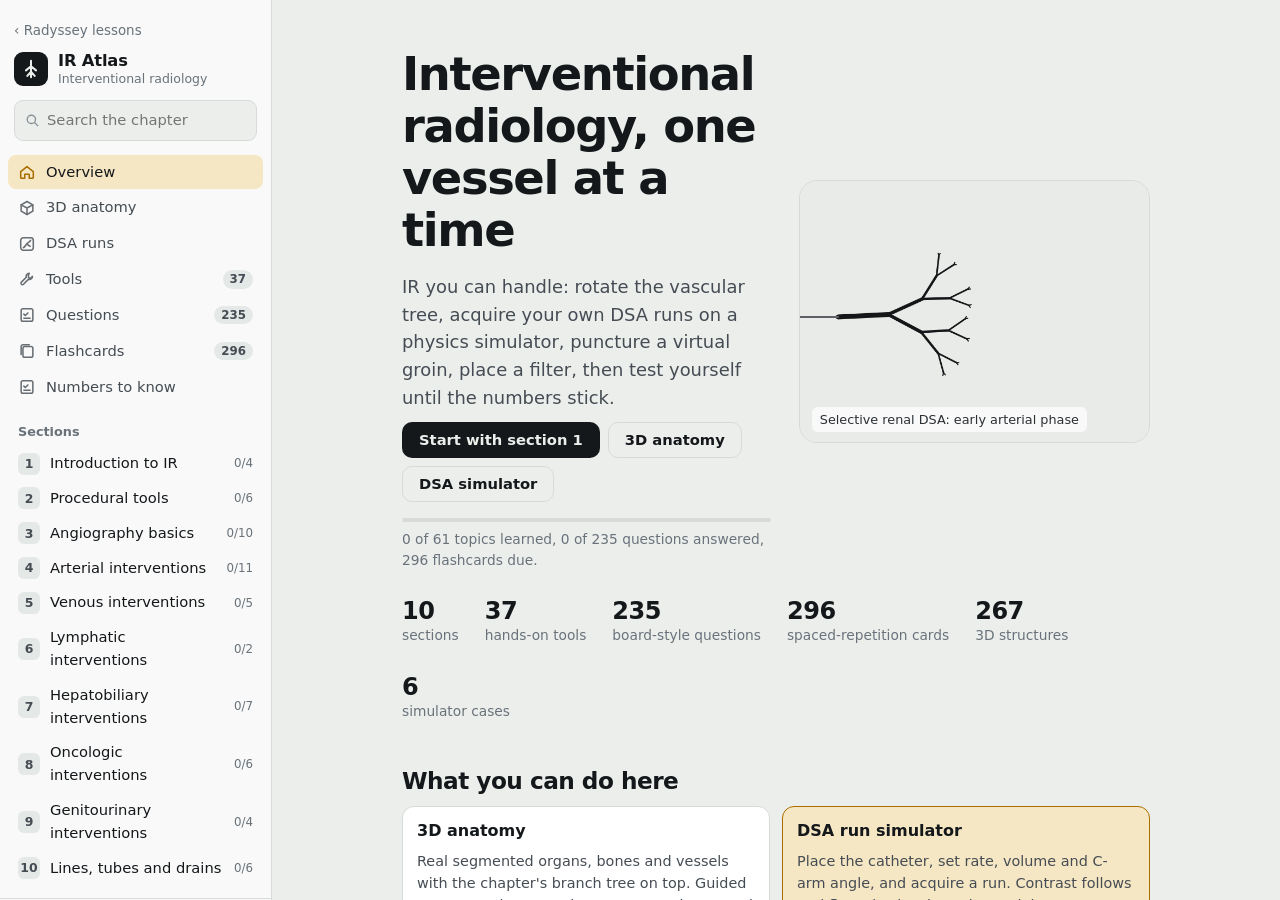
<file: site/interventional-radiology/index.html>
<!doctype html>
<html lang="en">
<head>
<meta charset="utf-8">
<meta name="viewport" content="width=device-width, initial-scale=1">
<title>Interventional radiology: an interactive atlas – Radyssey</title>
<meta name="theme-color" content="#eceeec">
<meta name="description" content="An interactive atlas of interventional radiology: 3D vascular anatomy, a DSA run simulator, 37 hands-on tools, 235 board-style questions and spaced-repetition flashcards.">
<meta property="og:title" content="Interventional radiology: an interactive atlas">
<meta property="og:description" content="3D vascular anatomy, a DSA run simulator, 37 hands-on tools, 235 board-style questions and spaced-repetition flashcards.">
<meta property="og:image" content="https://www.radyssey.com/lessons/interventional-radiology/card.png">
<meta property="og:type" content="website">
<link rel="stylesheet" href="css/style.css?v=14">
<link rel="icon" href="../favicon.svg">
</head>
<body>
<button id="burger" aria-label="Menu">☰</button>
<nav id="nav"></nav>
<main id="main"><p style="padding:40px">Loading…</p></main>
<script src="lib/three.min.js"></script>
<script src="lib/OrbitControls.js"></script>
<script src="js/content.js?v=14"></script>
<script src="js/qbank.js?v=14"></script>
<script src="js/sutton.js?v=14"></script>
<!--private: the study build inserts js/dsa_figs.js and js/private.js here-->
<script src="js/study.js?v=14"></script>
<script src="js/widgets1.js?v=14"></script>
<script src="js/widgets2.js?v=14"></script>
<script src="js/anatomy_meshes.js?v=14"></script>
<script src="js/anatomy3d.js?v=14"></script>
<script src="js/dsa_sim.js?v=14"></script>
<script src="js/dsa.js?v=14"></script>
<script src="js/app.js?v=14"></script>
</body>
</html>
</file>
<file: site/interventional-radiology/css/style.css>
/* IR Atlas design system.
   Light = "DSA film": pale cool field, contrast-black ink. Dark = "fluoro room".
   One accent: beam-on amber. System font (SF Pro / Segoe UI Variable). Glass only on controls that float over the 3D monitor. */
:root{
  --field:#eceeec; --surface:#f8f9f8; --raised:#ffffff; --ink:#15181b; --ink2:#454c53; --muted:#69727a; --line:#d6dbd9; --line2:#e4e8e6;
  --amber:#a86f00; --amber-fill:#f2b632; --amber-wash:#f6e7c4;
  --art:#c23441; --vein:#2e68b8; --portal:#7451c9; --lymph:#b48a12; --nerve:#b5a41f; --bone:#d9cfbd;
  --good:#1f8a4c; --bad:#c42b2b; --warn:#a86a00;
  --monitor:#0f1316; --monitor2:#171d21; --svgbg:#f1f3f2;
  --font:-apple-system,BlinkMacSystemFont,"SF Pro Text","Segoe UI Variable Text","Segoe UI",system-ui,Roboto,"Helvetica Neue",sans-serif;
  --font-d:-apple-system,BlinkMacSystemFont,"SF Pro Display","Segoe UI Variable Display","Segoe UI",system-ui,sans-serif;
  --r1:8px; --r2:12px; --r3:18px;
  --glass:rgba(250,251,250,.72); --glass-line:rgba(255,255,255,.55); --shadow:0 1px 1px rgba(20,24,27,.04),0 8px 28px rgba(20,24,27,.07);
  color-scheme:light;
}
@media (prefers-color-scheme: dark){ :root:not([data-theme="light"]){
  --field:#101416; --surface:#151a1d; --raised:#1b2125; --ink:#e8ecea; --ink2:#c2c9cc; --muted:#939da2; --line:#2a3236; --line2:#222a2e;
  --amber:#f2b632; --amber-fill:#f2b632; --amber-wash:#3a2f17; --art:#ef5a65; --vein:#5b93e6; --portal:#9a7cf0; --lymph:#e0b23a;
  --good:#4cc77d; --bad:#ff6b6b; --warn:#f2b632; --svgbg:#12171a; --bone:#8f8676;
  --glass:rgba(24,30,34,.72); --glass-line:rgba(255,255,255,.08); --shadow:0 1px 1px rgba(0,0,0,.3),0 10px 30px rgba(0,0,0,.35); color-scheme:dark;
}}
:root[data-theme="dark"]{
  --field:#101416; --surface:#151a1d; --raised:#1b2125; --ink:#e8ecea; --ink2:#c2c9cc; --muted:#939da2; --line:#2a3236; --line2:#222a2e;
  --amber:#f2b632; --amber-fill:#f2b632; --amber-wash:#3a2f17; --art:#ef5a65; --vein:#5b93e6; --portal:#9a7cf0; --lymph:#e0b23a;
  --good:#4cc77d; --bad:#ff6b6b; --warn:#f2b632; --svgbg:#12171a; --bone:#8f8676;
  --glass:rgba(24,30,34,.72); --glass-line:rgba(255,255,255,.08); --shadow:0 1px 1px rgba(0,0,0,.3),0 10px 30px rgba(0,0,0,.35); color-scheme:dark;
}
*{box-sizing:border-box}
html,body{margin:0;height:100%}
body{background:var(--field);color:var(--ink);font:16px/1.55 var(--font);-webkit-font-smoothing:antialiased;display:grid;grid-template-columns:272px 1fr;overflow:hidden;font-variant-numeric:tabular-nums}
a{color:var(--amber);text-decoration:none} a:hover{text-decoration:underline;text-underline-offset:2px}
:focus-visible{outline:2px solid var(--amber-fill);outline-offset:2px;border-radius:6px}
h1,h2,h3{font-family:var(--font-d);letter-spacing:-.022em;line-height:1.12;font-weight:700}
h1{font-size:2.35rem;margin:.1em 0 .35em} h2{font-size:1.45rem;margin:2em 0 .5em} h3{font-size:1.1rem;margin:.4em 0} h4{font-size:.98rem;margin:1.3em 0 .35em;font-weight:600} h5{margin:.4em 0;font-size:1rem;font-weight:600}
p{margin:.55em 0} .muted{color:var(--muted)} .small{font-size:.86rem} .good{color:var(--good);font-weight:600} .badtxt{color:var(--bad);font-weight:600} .warn{color:var(--warn)}
mark{background:var(--amber-wash);color:inherit;border-radius:3px;padding:0 2px}
@media (prefers-reduced-motion: reduce){ *{animation:none!important;transition:none!important;scroll-behavior:auto!important} }

/* ---------- sidebar ---------- */
#nav{background:var(--surface);border-right:1px solid var(--line);height:100vh;overflow:auto;display:flex;flex-direction:column}
.navtop{padding:18px 14px 10px;position:sticky;top:0;background:var(--surface);z-index:2}
.brand{display:flex;gap:10px;align-items:center;color:var(--ink);font:700 1.02rem/1.15 var(--font-d);letter-spacing:-.01em;margin-bottom:14px}
.brand:hover{text-decoration:none} .brand small{display:block;font:500 .78rem var(--font);color:var(--muted);letter-spacing:0}
.logo{width:34px;height:34px;border-radius:9px;background:var(--ink);display:grid;place-items:center;flex:none}
.logo svg{width:22px;height:22px;stroke:var(--field);stroke-width:2.2;fill:none;stroke-linecap:round}
#q{width:100%;padding:8px 11px 8px 32px;border-radius:9px;border:1px solid var(--line);background:var(--field) url("data:image/svg+xml,%3Csvg xmlns='http://www.w3.org/2000/svg' viewBox='0 0 20 20' fill='none' stroke='%23879096' stroke-width='1.8'%3E%3Ccircle cx='8.5' cy='8.5' r='5.5'/%3E%3Cpath d='m13 13 4.5 4.5'/%3E%3C/svg%3E") 10px 50%/15px no-repeat;color:var(--ink);font:inherit;font-size:.92rem}
.navlinks{padding:4px 8px 10px;display:flex;flex-direction:column;gap:1px}
.navlinks a,.ns a{display:flex;align-items:center;gap:10px;padding:6px 10px;border-radius:8px;color:var(--ink2);font-size:.92rem;font-weight:500}
.navlinks a svg{width:18px;height:18px;flex:none;stroke:currentColor;fill:none;stroke-width:1.7;stroke-linecap:round;stroke-linejoin:round;opacity:.8}
.navlinks a:hover,.ns a:hover{background:var(--line2);text-decoration:none} .navlinks a.on,.ns a.on{background:var(--amber-wash);color:var(--ink)}
.navlinks a.on svg{opacity:1;stroke:var(--amber)}
.badge{margin-left:auto;background:var(--line2);color:var(--ink2);border-radius:99px;padding:0 7px;font-size:.74rem;font-weight:600}
.navhead{padding:8px 18px 4px;font-size:.8rem;color:var(--muted);font-weight:600}
.navsecs{padding:0 8px 12px;flex:1}
.ns summary{list-style:none;display:flex;align-items:center;gap:10px;padding:6px 10px;border-radius:8px;cursor:pointer;font-weight:500;font-size:.92rem;color:var(--ink)}
.ns summary::-webkit-details-marker{display:none} .ns summary:hover{background:var(--line2)}
.num{display:inline-grid;place-items:center;min-width:22px;height:22px;border-radius:6px;background:var(--line2);color:var(--ink2);font-weight:650;font-size:.78rem;flex:none}
.ns[open] summary .num,.seccard:hover .num{background:var(--ink);color:var(--field)}
.ns .nt{flex:1} .np{font-size:.74rem;color:var(--muted);font-weight:500}
.ns a{padding-left:42px;font-size:.86rem;color:var(--muted);font-weight:450}
.ns a .tick{color:var(--good);margin-left:-14px;width:14px}
.navfoot{padding:12px 16px;border-top:1px solid var(--line);display:flex;justify-content:space-between;align-items:center;font-size:.78rem;color:var(--muted)}
#burger{display:none}

/* ---------- main column ---------- */
#main{height:100vh;overflow:auto;scroll-behavior:smooth}
.page{max-width:820px;margin:0 auto;padding:40px 36px 96px}
.lead{font-size:1.12rem;color:var(--ink2);max-width:60ch}
.row{display:flex;gap:8px;align-items:center;flex-wrap:wrap;margin:10px 0} .sp{flex:1}
.btn{display:inline-flex;align-items:center;justify-content:center;gap:6px;min-height:36px;padding:7px 16px;border-radius:10px;border:1px solid transparent;background:var(--ink);color:var(--field);font:600 .92rem var(--font);cursor:pointer;text-decoration:none!important;transition:transform .08s,background .15s}
.btn:active{transform:scale(.98)} .btn:hover{filter:brightness(1.12)}
.btn.ghost{background:transparent;color:var(--ink);border-color:var(--line)} .btn.ghost:hover{background:var(--line2);filter:none}
.btn.sm{min-height:30px;padding:4px 11px;font-size:.84rem;border-radius:8px} .btn:disabled{opacity:.4;cursor:default}
.btn.on{border-color:var(--amber-fill);background:var(--amber-wash);color:var(--ink)}
.btn.ok{background:var(--good)!important;color:#fff!important;border-color:var(--good)} .btn.bad{background:var(--bad)!important;color:#fff!important;border-color:var(--bad)}
.linkbtn{background:none;border:0;color:var(--amber);cursor:pointer;font:inherit;padding:0}
.chip{display:inline-block;padding:3px 10px;border-radius:99px;border:1px solid var(--line);background:var(--raised);color:var(--ink);font-size:.84rem;margin:2px;cursor:pointer}
.tag{display:inline-block;padding:1px 8px;border-radius:6px;background:var(--line2);font-size:.75rem;font-weight:600;color:var(--ink2)}
.tag.art{color:var(--art)} .tag.vein{color:var(--vein)} .tag.portal{color:var(--portal)} .tag.lymph{color:var(--lymph)} .tag.warn{color:var(--warn)}
.panel{background:var(--raised);border:1px solid var(--line);border-radius:var(--r2);padding:18px 20px;margin:14px 0}
select,input[type=number],input[type=text],input[type=search],input:not([type]){background:var(--raised);color:var(--ink);border:1px solid var(--line);border-radius:8px;padding:6px 9px;font:inherit;font-size:.92rem;max-width:100%}
input[type=range]{accent-color:var(--amber-fill)} input[type=checkbox],input[type=radio]{accent-color:var(--ink)}
label{font-size:.9rem} .lbl{display:block;font-size:.82rem;color:var(--muted);margin-top:8px}
.chk{display:flex;align-items:center;gap:7px;cursor:pointer;margin:4px 0}

/* ---------- home ---------- */
.home .hero{display:grid;grid-template-columns:1.05fr 1fr;gap:28px;align-items:center;margin:4px 0 8px}
.home h1{font-size:2.9rem;letter-spacing:-.03em}
.herorun{background:#e9ebe9;border-radius:var(--r3);overflow:hidden;position:relative;aspect-ratio:4/3;border:1px solid var(--line)}
.herorun canvas{width:100%;height:100%;display:block}
.herorun figcaption{position:absolute;left:12px;bottom:10px;font-size:.8rem;color:#2b3035;background:rgba(255,255,255,.7);padding:3px 8px;border-radius:6px}
.stats{display:flex;gap:26px;margin:18px 0 6px;flex-wrap:wrap} .stats div{font-size:.86rem;color:var(--muted)} .stats b{display:block;font:700 1.5rem var(--font-d);color:var(--ink);letter-spacing:-.02em}
.progressline{height:4px;background:var(--line);border-radius:4px;overflow:hidden;margin:16px 0 4px;max-width:420px} .progressline i{display:block;height:100%;background:var(--amber-fill)}
.secgrid{display:grid;grid-template-columns:repeat(2,1fr);gap:0;border-top:1px solid var(--line)}
.seccard{display:grid;grid-template-columns:30px 1fr auto;gap:4px 12px;align-items:baseline;padding:14px 6px;border-bottom:1px solid var(--line);color:var(--ink)}
.seccard:nth-child(odd){border-right:1px solid var(--line);padding-right:16px} .seccard:nth-child(even){padding-left:16px}
.seccard:hover{text-decoration:none;background:var(--surface)} .seccard h3{margin:0;font-size:1.02rem} .seccard p{grid-column:2/4;margin:0;color:var(--muted);font-size:.86rem}
.seccard .meta{font-size:.78rem;color:var(--muted);white-space:nowrap} .seccard .pbar{grid-column:2/4;height:3px;background:var(--line2);border-radius:3px;overflow:hidden;margin-top:6px} .seccard .pbar i{display:block;height:100%;background:var(--amber-fill)}
.plan{counter-reset:p;display:grid;gap:0;border-top:1px solid var(--line)}
.plan>div{padding:12px 0 12px 40px;border-bottom:1px solid var(--line);position:relative;color:var(--ink2)} .plan>div::before{counter-increment:p;content:counter(p);position:absolute;left:4px;top:12px;width:22px;height:22px;border-radius:50%;border:1.5px solid var(--ink);display:grid;place-items:center;font-size:.78rem;font-weight:700;color:var(--ink)}
.plan b{color:var(--ink)}

/* ---------- lesson ---------- */
.lhead{display:flex;gap:16px;align-items:flex-start;padding-bottom:6px}
.lhead .num{min-width:46px;height:46px;font-size:1.3rem;border-radius:12px;background:var(--ink);color:var(--field);margin-top:6px}
.lmeta{color:var(--muted);font-size:.9rem;margin:0}
.toc{position:sticky;top:0;z-index:5;background:color-mix(in srgb,var(--field) 86%,transparent);backdrop-filter:saturate(1.6) blur(14px);-webkit-backdrop-filter:saturate(1.6) blur(14px);display:flex;gap:4px;overflow-x:auto;padding:10px 0;margin:8px 0 6px;border-bottom:1px solid var(--line);scrollbar-width:none}
.toc a{flex:none;font-size:.82rem;padding:4px 10px;border-radius:99px;color:var(--ink2);white-space:nowrap} .toc a:hover{background:var(--line2);text-decoration:none}
.topic{padding:6px 0 22px;border-bottom:1px solid var(--line);scroll-margin-top:60px}
.th{display:flex;align-items:baseline;gap:10px} .th h2{flex:1;margin:1.3em 0 .3em}
.pg{border:1px solid var(--line);background:var(--raised);color:var(--ink2);border-radius:8px;padding:3px 10px;cursor:pointer;font:500 .8rem var(--font);white-space:nowrap}
.pg:hover{border-color:var(--ink)}
.tb ul{padding-left:1.15em} .tb li{margin:.3em 0} .tb li::marker{color:var(--muted)} .tb ul.cols{columns:2;column-gap:28px} .tb ul.cols li{break-inside:avoid}
.learned{display:inline-flex;gap:8px;align-items:center;margin-top:14px;padding:6px 12px;border-radius:99px;border:1px solid var(--line);color:var(--ink2);cursor:pointer;font-size:.86rem}
.learned:has(input:checked){background:var(--amber-wash);border-color:var(--amber-fill);color:var(--ink)}
.pearl{background:var(--amber-wash);border-radius:var(--r1);padding:10px 14px;margin:12px 0}
.v3d{color:var(--art);text-decoration:underline;text-decoration-style:dotted;text-underline-offset:3px;cursor:pointer;font-weight:550}
table.t{width:100%;border-collapse:collapse;margin:12px 0;font-size:.9rem} .t th,.t td{border-bottom:1px solid var(--line);padding:8px 10px 8px 0;vertical-align:top;text-align:left} .t th{font-weight:600;color:var(--ink2);border-bottom:1.5px solid var(--ink)}
.sutton details{border-bottom:1px solid var(--line);padding:9px 0} .sutton summary{cursor:pointer;font-weight:500}
.pn{display:flex;justify-content:space-between;gap:10px;margin-top:28px}
blockquote{margin:10px 0;padding:6px 0 6px 14px;border-left:2px solid var(--amber-fill);font-size:.9rem;color:var(--ink2)}

/* ---------- instruments (widgets) ---------- */
.widget{margin:16px 0}
.wcard{border:1px solid var(--line);border-radius:var(--r2);background:var(--raised);overflow:hidden}
.whead{display:flex;gap:10px;align-items:center;padding:10px 14px;font-weight:600;font-size:.95rem;border-bottom:1px solid var(--line2)}
.wtag{width:8px;height:8px;border-radius:50%;background:var(--amber-fill);font-size:0;flex:none;box-shadow:0 0 0 3px var(--amber-wash)}
.whint{padding:7px 14px;font-size:.84rem;color:var(--muted);border-bottom:1px solid var(--line2)}
.wbody{padding:12px 14px 14px}
.wbody svg{width:100%;height:auto;background:var(--svgbg);border-radius:10px;display:block;max-height:440px}
.wbody svg text{fill:var(--ink);font:12px var(--font)} .wbody svg text.muted{fill:var(--muted)} .wbody svg text.good{fill:var(--good)} .wbody svg text.badtxt{fill:var(--bad)}
.grid3{display:grid;grid-template-columns:repeat(3,1fr);gap:10px;margin-bottom:8px} .grid3 label,.grid2 label{display:flex;flex-direction:column;gap:3px} .grid2{display:grid;grid-template-columns:1fr 1fr;gap:10px}
.verdict{padding:9px 12px;border-radius:9px;background:var(--surface);border:1px solid var(--line);margin-top:10px;font-size:.92rem;border-left-width:3px}
.verdict.ok{border-left-color:var(--good)} .verdict.bad{border-left-color:var(--bad)} .verdict.warn{border-left-color:var(--amber-fill)} .verdict.muted{opacity:.8}
.kv{display:grid;grid-template-columns:150px 1fr;gap:10px;padding:7px 0;border-bottom:1px solid var(--line2)} .kv ul{margin:0;padding-left:1.1em} .kv span{color:var(--muted)}
.drill{margin-top:12px;border-top:1px solid var(--line2);padding-top:12px} .dq{margin-bottom:8px} .dchoices{display:flex;flex-wrap:wrap;gap:6px} .dfb{margin:8px 0;min-height:1.4em}
.drillmini{margin-top:10px}
.rates{display:grid;gap:6px} .rate{display:grid;grid-template-columns:190px 1fr 92px;gap:10px;align-items:center;font-size:.88rem} .bar{height:8px;background:var(--line2);border-radius:6px;overflow:hidden} .bar i{display:block;height:100%;background:var(--ink)}
.flow{padding-left:1.3em} .flow li{margin:5px 0;padding:6px 0;border-bottom:1px solid var(--line2)}
.cklist{display:grid;grid-template-columns:1fr 1fr;gap:2px 16px}
.stp{display:grid;grid-template-columns:260px 1fr;gap:18px;align-items:start} .stp-n{font-size:.8rem;color:var(--muted)}
.stp-dots{display:flex;gap:6px;flex:1;justify-content:center} .stp-dots i{width:8px;height:8px;border-radius:50%;background:var(--line);cursor:pointer} .stp-dots i.on{background:var(--ink);width:20px;border-radius:4px}
.minisvg{max-height:220px}
/* svg shapes */
.vwall{fill:none;stroke:var(--art);stroke-width:4} .vwall2{fill:none;stroke:var(--art);stroke-width:3} .plaque{fill:#d4b483;opacity:.85} .wireln{stroke:var(--ink);stroke-width:1.5;fill:none;stroke-dasharray:5 4}
.bal{fill:color-mix(in srgb,var(--amber-fill) 35%,transparent);stroke:var(--amber);stroke-width:2} .bal.c{fill:color-mix(in srgb,var(--portal) 30%,transparent);stroke:var(--portal)} .blades line{stroke:var(--ink);stroke-width:2}
.st path,.st rect{fill:none;stroke-width:2} .st.be path,.st.be rect{stroke:var(--muted)} .st.se path,.st.se rect{stroke:var(--amber)}
.s-needle{fill:var(--muted)} .s-wire{fill:var(--amber-fill)} .s-cath{fill:color-mix(in srgb,var(--vein) 55%,transparent)} .s-sheath{fill:none;stroke:var(--art);stroke-width:2}
.wire path{fill:none;stroke-width:3;stroke-linecap:round;cursor:pointer} .wire.std path{stroke:var(--muted)} .wire.hyd path{stroke:var(--good)} .wire.stiff path{stroke:var(--amber);stroke-width:4} .wire.on path{stroke-width:6} .wire text{cursor:pointer}
.cathrow{display:grid;grid-template-columns:repeat(auto-fill,minmax(105px,1fr));gap:8px}
.cathbtn{background:var(--surface);border:1px solid var(--line);border-radius:10px;padding:6px;color:var(--ink);cursor:pointer;font:500 .78rem var(--font);display:flex;flex-direction:column;align-items:center}
.cathbtn svg{height:110px;background:transparent!important} .cathbtn path{fill:none;stroke:var(--ink);stroke-width:5;stroke-linecap:round} .cathbtn.on{border-color:var(--amber-fill);background:var(--amber-wash)}
.winfo{margin:8px 0;min-height:1.5em}
.aneur{fill:color-mix(in srgb,var(--art) 22%,transparent);stroke:var(--art);stroke-width:3} .coilp{fill:none;stroke:var(--ink2);stroke-width:3} .flowdot{fill:var(--art)} .flowdot.back{fill:var(--amber-fill)}
.pelvis{fill:var(--bone);opacity:.75} .fhead{fill:var(--bone)} .fneck{fill:var(--bone);opacity:.85} .ligament{stroke:var(--ink);stroke-width:2;stroke-dasharray:6 4}
.nerve{fill:none;stroke:var(--nerve);stroke-width:7} .art{fill:none;stroke:var(--art);stroke-width:10;stroke-linecap:round} .art.thin{stroke-width:6} .vein{fill:none;stroke:var(--vein);stroke-width:12;stroke-linecap:round} .vein.dashed{stroke-dasharray:8 5}
.femsvg{cursor:crosshair} .lbl{font-weight:800!important;font-size:14px!important} .mark{fill:#fff;stroke:var(--ink);stroke-width:2} .mark.ok{fill:var(--good)} .mark.bad{fill:var(--bad)} .needle{stroke:var(--ink);stroke-width:3;stroke-linecap:round}
.pleth{fill:none;stroke:var(--ink);stroke-width:2.5}
.dsacv,.ablcv{width:100%;height:auto;border-radius:10px;display:block}
.lmwrap{display:grid;grid-template-columns:240px 1fr;gap:16px;align-items:start} .lmq{font-size:1.05rem;margin-bottom:8px}
.vb{fill:var(--bone);cursor:pointer;stroke:transparent;stroke-width:3} .disc{fill:var(--muted);cursor:pointer;stroke:transparent;stroke-width:3} .vb.ok,.disc.ok{stroke:var(--good);fill:color-mix(in srgb,var(--good) 45%,var(--bone))} .vb.bad,.disc.bad{stroke:var(--bad)}
.aorta{fill:color-mix(in srgb,var(--art) 70%,transparent)} .brl{stroke:var(--art);stroke-width:6}
.cl line{stroke:var(--art);stroke-width:6;stroke-linecap:round} .cl text{font-size:11px!important} .cl.var line{stroke:var(--amber-fill);stroke-dasharray:7 4}
.pb line{stroke-width:7;stroke-linecap:round;cursor:pointer} .pb.m line{stroke:var(--art)} .pb.a line{stroke:var(--vein)} .pb.p line{stroke:var(--amber-fill)} .pb.var line{stroke:var(--portal);stroke-dasharray:6 4} .pb:hover line{stroke-width:10}
.sac{fill:color-mix(in srgb,var(--art) 16%,transparent);stroke:var(--art);stroke-width:2} .sac.grow{animation:grow 1.6s ease-in-out infinite alternate;transform-origin:180px 170px} @keyframes grow{to{transform:scale(1.08)}}
.graft{fill:none;stroke:var(--muted);stroke-width:3} .leak{fill:none;stroke:var(--amber-fill);stroke-width:4;stroke-dasharray:6 6;animation:dash 1s linear infinite} .leak.dots circle{fill:var(--amber-fill)} @keyframes dash{to{stroke-dashoffset:-24}}
.cmpsvg{max-height:340px} .bonep{fill:none;stroke:var(--bone);stroke-linecap:round} .clot{fill:#7f1d1d;opacity:.85}
.ivcwrap{display:grid;grid-template-columns:1fr 60px;gap:8px;align-items:stretch} .vrange{writing-mode:vertical-lr;direction:ltr;height:100%;min-height:300px} .ivcsvg{max-height:420px}
.ivc{fill:color-mix(in srgb,var(--vein) 40%,transparent);stroke:var(--vein);stroke-width:2} .filter line{stroke:var(--ink);stroke-width:2} .tipdot{fill:var(--amber-fill)}
.ly line{stroke:var(--lymph);stroke-width:6;stroke-linecap:round;cursor:pointer} .ly:hover line{stroke-width:9} .cist{fill:color-mix(in srgb,var(--lymph) 45%,transparent);stroke:var(--lymph);stroke-width:2}
.organ{fill:color-mix(in srgb,#b07a5a 26%,transparent);stroke:#b07a5a;stroke-width:2} .node{fill:var(--lymph)} .lyp{fill:none;stroke:var(--lymph);stroke-width:4} .leakfill{fill:color-mix(in srgb,var(--lymph) 55%,transparent)} .glue{fill:var(--ink2)}
.liver{fill:color-mix(in srgb,#8b4a3a 34%,transparent);stroke:#a0594a;stroke-width:2} .duct{fill:none;stroke:var(--good);stroke-width:5;stroke-linecap:round} .drain{fill:none;stroke:var(--ink);stroke-width:4}
.gb{fill:color-mix(in srgb,var(--good) 30%,transparent);stroke:var(--good);stroke-width:2}
.gauge{margin:10px 0} .gbar{position:relative;height:12px;border-radius:8px;background:linear-gradient(90deg,var(--good) 0 16.6%,var(--amber-fill) 16.6% 40%,var(--bad) 40%);margin:10px 0 22px}
.gbar i{position:absolute;top:-5px;width:4px;height:22px;background:var(--ink);border-radius:2px;transform:translateX(-2px)} .gbar span{position:absolute;top:16px;font-size:.75rem;color:var(--muted);transform:translateX(-50%)}
.portalv{fill:none;stroke:var(--portal);stroke-width:9;stroke-linecap:round} .col path{fill:none;stroke:var(--vein);stroke-width:5;stroke-dasharray:4 4;cursor:pointer} .col circle{fill:var(--vein)} .col.on path,.col:hover path{stroke:var(--amber-fill);stroke-width:7}
.co2{fill:none;stroke:var(--ink2);stroke-width:3;stroke-dasharray:3 3} .stentg{fill:none;stroke:var(--ink2);stroke-width:9;stroke-linecap:round;opacity:.9}
path.flow{fill:none;stroke:var(--amber-fill);stroke-width:3;stroke-dasharray:8 6;animation:dash 1s linear infinite}
.varix{fill:var(--vein)} .varix.scl,.vein.scl{fill:#a3a3a3;stroke:#a3a3a3}
.skin{stroke:#c9976b;stroke-width:3} .kid{fill:color-mix(in srgb,#9a5040 30%,transparent);stroke:#9a5040;stroke-width:2} .sinus{fill:color-mix(in srgb,var(--amber-fill) 22%,transparent)} .calyx{fill:#f2d98a;opacity:.85}
.artb{fill:none;stroke:var(--art);stroke-width:4} .brline{stroke:var(--good);stroke-width:3;stroke-dasharray:8 5} .brtxt{fill:var(--good)!important;font-weight:700} .spine{fill:var(--bone)} .brsvg{cursor:crosshair}
.armskin{fill:color-mix(in srgb,#d6a77a 18%,transparent);stroke:#c9976b;stroke-width:2} .humerus{fill:var(--bone)} .pc circle{cursor:pointer;stroke:#fff;stroke-width:1.5} .pc.vein circle{fill:var(--vein)} .pc.art circle{fill:var(--art)} .pc.nerve circle{fill:var(--nerve)} .pc:hover circle{stroke-width:4}
.colon{fill:none;stroke:#a16207;stroke-width:12;opacity:.55} .tfast{stroke:var(--amber-fill);stroke-width:4}
.lysvg,.colsvg{max-height:400px}

/* ---------- quiz & cards ---------- */
.secpick{display:grid;grid-template-columns:repeat(auto-fill,minmax(250px,1fr));gap:2px 14px;margin-bottom:8px}
.qcard .stem{font-size:1.08rem;font-weight:500;line-height:1.5} .opts{display:grid;gap:8px}
.opt{text-align:left;padding:11px 14px;border-radius:10px;border:1px solid var(--line);background:var(--surface);color:var(--ink);font:inherit;cursor:pointer;display:flex;gap:12px;align-items:baseline}
.opt b{color:var(--muted);font-weight:600} .opt:hover{border-color:var(--ink)} .opt.sel{border-color:var(--amber-fill);background:var(--amber-wash)} .opt.ok{border-color:var(--good);background:color-mix(in srgb,var(--good) 12%,var(--surface))} .opt.bad{border-color:var(--bad);background:color-mix(in srgb,var(--bad) 10%,var(--surface))}
.qfb{margin:10px 0} .timer{font-weight:700}
.rev{border-bottom:1px solid var(--line);padding:9px 0;color:var(--ink)} .rev summary{cursor:pointer} .rev.good summary{color:var(--good)} .rev.badtxt summary{color:var(--bad)} .rev p{color:var(--ink);font-weight:400}
.miniq h4{margin-top:.6em}
.flash{background:var(--raised);border:1px solid var(--line);border-radius:var(--r3);padding:20px;outline:none}
.fface{min-height:180px;display:flex;flex-direction:column;justify-content:center;gap:18px;text-align:center;padding:20px}
.front{font:600 1.3rem/1.35 var(--font-d);letter-spacing:-.01em} .back{font-size:1.1rem;color:var(--ink2);border-top:1px solid var(--line);padding-top:16px}
.fbtns{justify-content:center}

/* ---------- book ---------- */
.bookimg{background:#fff;border-radius:var(--r2);overflow:auto;border:1px solid var(--line)} .bookimg img{width:100%;display:block} .bookimg.zoom img{width:170%}
.bookpage .bar{position:sticky;top:0;background:var(--field);padding:8px 0;z-index:3}
#drawer{position:fixed;top:0;right:0;width:min(46vw,640px);height:100vh;background:var(--surface);border-left:1px solid var(--line);transform:translateX(100%);transition:transform .25s cubic-bezier(.2,.8,.2,1);z-index:40;display:flex;flex-direction:column;box-shadow:-12px 0 40px rgba(0,0,0,.18)}
#drawer.open{transform:none} .dhead{display:flex;gap:8px;align-items:center;padding:10px;border-bottom:1px solid var(--line)} .dbody{overflow:auto;flex:1;background:#fff} .dbody img{width:100%;display:block}
body.drawer-open #main{margin-right:min(46vw,640px)}
.tsec{display:flex;gap:10px;align-items:center} .toolgrid{display:grid;gap:0;border-top:1px solid var(--line)}
.tool{border-bottom:1px solid var(--line);padding:11px 2px} .tool summary{cursor:pointer;font-weight:500}
.sres{padding:12px 0;border-bottom:1px solid var(--line)} .sres p{margin:.3em 0;color:var(--muted)}

/* ---------- 3D explorer: full-bleed monitor + floating glass controls ---------- */
body.explorer #main{overflow:hidden}
.xpage{height:100vh}
.x3{position:relative;height:100%}
.x3-stage{position:absolute;inset:0;background:radial-gradient(120% 90% at 40% 35%,#1d252b 0%,#0e1215 62%,#0a0d0f 100%);overflow:hidden}
.x3-stage.dsa{background:radial-gradient(120% 90% at 40% 40%,#fbfbfa,#e6e8e6)}
.x3-stage canvas{display:block;cursor:grab;position:absolute;inset:0}
.x3-lab{position:absolute;inset:0;width:100%;height:100%;pointer-events:none;z-index:2}
.x3-lab g circle{fill:#fff} .x3-lab g polyline{fill:none;stroke:rgba(255,255,255,.75);stroke-width:1.2}
.x3-lab g text{fill:#f2f4f3;font:500 12.5px var(--font);paint-order:stroke;stroke:rgba(10,13,15,.85);stroke-width:3px;stroke-linejoin:round}
.x3-lab g.main circle{fill:var(--amber-fill)} .x3-lab g.main text{font-weight:650;font-size:13.5px;fill:#ffe3a3}
.x3-stage.dsa .x3-lab g text{fill:#111;stroke:rgba(255,255,255,.9)} .x3-stage.dsa .x3-lab g polyline{stroke:#333}
.x3-tip{position:absolute;display:none;pointer-events:none;background:rgba(20,24,27,.88);backdrop-filter:blur(8px);color:#fff;padding:4px 9px;border-radius:7px;font-size:.82rem;z-index:4;white-space:nowrap}
.seg{display:inline-flex;gap:2px;padding:3px;border-radius:11px;background:rgba(118,118,128,.18)}
.seg button{border:0;background:transparent;color:inherit;font:500 .84rem var(--font);padding:5px 11px;border-radius:8px;cursor:pointer;white-space:nowrap;display:inline-flex;gap:6px;align-items:center}
.seg button.on{background:var(--raised);color:var(--ink);box-shadow:0 1px 3px rgba(0,0,0,.18)}
.seg.small button{font-size:.8rem;padding:4px 9px}
.x3-views{position:absolute;top:14px;left:50%;transform:translateX(-50%);z-index:3;color:#e8ecea;background:rgba(30,36,40,.55);backdrop-filter:saturate(1.6) blur(18px);-webkit-backdrop-filter:saturate(1.6) blur(18px);border:1px solid rgba(255,255,255,.08);max-width:calc(100% - 400px);overflow-x:auto}
.x3-views button.on{background:rgba(255,255,255,.92);color:#15181b}
.x3-legend{position:absolute;left:112px;bottom:22px;color:#c7cdd0;font-size:.78rem;z-index:3;display:flex;align-items:center;gap:2px}
.x3-credit{position:absolute;left:112px;bottom:6px;color:#7d878c;font-size:.68rem;z-index:3}
.x3-stage.dsa .x3-legend,.x3-stage.dsa .x3-credit{color:#555}
.dot{display:inline-block;width:8px;height:8px;border-radius:50%;margin:0 4px 0 10px} .dot.art{background:#d23c46} .dot.vein{background:#2f6fc4} .dot.portal{background:#7b55d6} .dot.lymph{background:#e0b23a}
.x3-quizbar{position:absolute;top:62px;left:50%;transform:translateX(-50%);width:min(760px,calc(100% - 400px));background:rgba(24,30,34,.78);backdrop-filter:saturate(1.6) blur(18px);-webkit-backdrop-filter:saturate(1.6) blur(18px);color:#eef1f0;border:1px solid rgba(255,255,255,.1);border-radius:14px;padding:10px 12px;display:flex;flex-wrap:wrap;gap:8px;align-items:center;z-index:4}
.x3-quizbar .btn{background:#eef1f0;color:#15181b} .x3-quizbar .btn.ghost{background:transparent;color:#eef1f0;border-color:rgba(255,255,255,.22)} .x3-quizbar .muted{color:#a8b1b5}
[hidden]{display:none!important}
.glass{background:var(--glass);backdrop-filter:saturate(1.8) blur(24px);-webkit-backdrop-filter:saturate(1.8) blur(24px);border:1px solid var(--glass-line);box-shadow:var(--shadow)}
.x3-side{position:absolute;top:12px;right:12px;bottom:12px;width:350px;border-radius:var(--r3);z-index:5;overflow:auto;padding:10px 14px 16px}
.x3-side .tabs{display:flex;width:100%;position:sticky;top:0;z-index:2;background:color-mix(in srgb,var(--raised) 55%,transparent);backdrop-filter:blur(10px)}
.x3-side .tabs button{flex:1;justify-content:center;padding:6px 4px;font-size:.78rem}
.x3-side .tabs svg{width:15px;height:15px;stroke:currentColor;fill:none;stroke-width:1.7;stroke-linecap:round;stroke-linejoin:round}
.x3-side h3{font-size:1.18rem;margin:.6em 0 .3em} .x3-side h4{margin:1.1em 0 .4em;font-size:.88rem;color:var(--ink2)}
.x3-side select,.x3-side input[type=range]{width:100%}
.x3-search{display:flex;align-items:center;gap:8px;margin-top:12px;padding:0 10px;border-radius:9px;background:rgba(118,118,128,.14)}
.x3-search svg{width:15px;height:15px;stroke:var(--muted);fill:none;stroke-width:1.8;flex:none} .x3-search input{border:0;background:transparent;width:100%;padding:8px 0;outline:none}
.x3-found{margin:6px 0}
.x3-info p{font-size:.92rem;color:var(--ink2)} .tagrow{display:flex;gap:5px;flex-wrap:wrap;margin:4px 0 8px}
.kv2{display:grid;grid-template-columns:96px 1fr;gap:8px;font-size:.88rem;padding:5px 0;border-bottom:1px solid var(--line2)} .kv2>span:first-child{color:var(--muted)}
.cath{font-size:.88rem;background:var(--amber-wash);border-radius:9px;padding:8px 10px;margin:8px 0} .cath b{display:block;font-size:.78rem;color:var(--ink2)}
ol.route{padding-left:1.3em;font-size:.88rem;margin:8px 0} ol.route li{margin:2px 0}
.sw{display:flex;align-items:center;justify-content:space-between;gap:10px;padding:6px 0;border-bottom:1px solid var(--line2);cursor:pointer;font-size:.9rem}
.sw input{position:absolute;opacity:0;pointer-events:none}
.sw i{width:38px;height:22px;border-radius:11px;background:rgba(118,118,128,.32);position:relative;flex:none;transition:background .18s}
.sw i::after{content:"";position:absolute;top:2px;left:2px;width:18px;height:18px;border-radius:50%;background:#fff;box-shadow:0 1px 3px rgba(0,0,0,.3);transition:transform .18s}
.sw input:checked+i{background:#34c759} .sw input:checked+i::after{transform:translateX(16px)} .sw input:focus-visible+i{outline:2px solid var(--amber-fill);outline-offset:2px}

/* ---------- responsive ---------- */
@media (max-width:1100px){ .x3-views{max-width:calc(100% - 28px);top:auto;bottom:calc(46vh + 10px)} .x3-side{top:auto;left:8px;right:8px;width:auto;height:44vh;bottom:8px} .x3-quizbar{width:calc(100% - 24px)} .x3-legend,.x3-credit{display:none} }
@media (max-width:860px){
  body{grid-template-columns:1fr}
  #nav{position:fixed;inset:0 auto 0 0;width:280px;z-index:50;transform:translateX(-100%);transition:transform .22s cubic-bezier(.2,.8,.2,1);box-shadow:12px 0 40px rgba(0,0,0,.25)}
  body.nav-open #nav{transform:none}
  #burger{display:grid;place-items:center;position:fixed;top:10px;left:10px;z-index:60;width:40px;height:40px;border-radius:10px;border:1px solid var(--line);background:var(--glass);backdrop-filter:blur(16px);color:var(--ink);font-size:1.1rem}
  .page{padding:62px 16px 80px} .home .hero{grid-template-columns:1fr} .home h1{font-size:2.2rem} h1{font-size:1.9rem}
  .secgrid{grid-template-columns:1fr} .seccard:nth-child(odd){border-right:0;padding-right:6px} .seccard:nth-child(even){padding-left:6px}
  .grid3,.grid2,.cklist{grid-template-columns:1fr} .stp,.lmwrap{grid-template-columns:1fr} .tb ul.cols{columns:1}
  .rate{grid-template-columns:110px 1fr 76px} .kv{grid-template-columns:1fr}
  #drawer{width:100vw} body.drawer-open #main{margin-right:0}
  table.t{display:block;overflow-x:auto}
}

/* ---------- DSA runs ---------- */
.dsapage{max-width:1180px}
.dsapage>.seg{margin:6px 0 16px}
.dsa-real{display:grid;grid-template-columns:210px 1fr;gap:20px;align-items:start}
.dsa-list{position:sticky;top:12px;display:flex;flex-direction:column;gap:1px}
.dsa-list h4{margin:12px 0 4px;font-size:.8rem;color:var(--muted)}
.dsa-list button{text-align:left;border:0;background:transparent;color:var(--ink2);font:500 .88rem var(--font);padding:6px 10px;border-radius:8px;cursor:pointer}
.dsa-list button:hover{background:var(--line2)} .dsa-list button.on{background:var(--amber-wash);color:var(--ink)}
.dsa-toolbar{display:flex;flex-wrap:wrap;gap:10px 16px;align-items:center;margin-bottom:10px}
.sw.inline{border:0;padding:0;gap:8px} .wl{display:flex;align-items:center;gap:8px;font-size:.84rem;color:var(--ink2)} .wl input[type=range]{width:110px}
.dsa-stage{position:relative;overflow:hidden;border-radius:var(--r2);background:#cfd1cf;max-height:72vh;cursor:crosshair;touch-action:none}
.dsa-pan{position:relative;transform-origin:0 0;width:100%}
.dsa-pan img{width:100%;display:block;user-select:none}
.dsa-hot{position:absolute;inset:0;width:100%;height:100%}
.dsa-hot .hs circle{fill:rgba(242,182,50,.25);stroke:#f2b632;stroke-width:3;cursor:pointer} .dsa-hot .hs:hover circle{fill:rgba(242,182,50,.6)}
.dsa-hot .hs line{stroke:#15181b;stroke-width:2} .dsa-hot .hs text{font:600 19px var(--font);fill:#15181b;paint-order:stroke;stroke:rgba(255,255,255,.85);stroke-width:5px}
.dsa-hot .ans{fill:none;stroke:#1f8a4c;stroke-width:5} .dsa-hot .hit{fill:#1f8a4c} .dsa-hot .miss{fill:#c42b2b}
.dsa-q{min-height:44px;margin-top:10px;display:flex;gap:8px;flex-wrap:wrap;align-items:center}
.dsa-cap{max-width:80ch}
.dsa-sim{display:grid;grid-template-columns:1fr 300px;gap:16px;align-items:start}
.sim-stage{position:relative;aspect-ratio:1/1;max-height:78vh;border-radius:var(--r2);overflow:hidden;background:#d2d4d2}
.sim-stage canvas{position:absolute;inset:0;width:100%;height:100%}
.sim-main{display:flex;flex-direction:column;gap:10px;min-width:0}
.sim-stage .sim-img{image-rendering:auto;background:#fff}
.sim-stage.roi-mode{cursor:crosshair}
.sim-busy{position:absolute;right:12px;top:10px;z-index:4;background:rgba(20,24,27,.82);color:#fff;font:600 .78rem var(--font);padding:3px 9px;border-radius:7px}
.sim-bar{display:flex;flex-wrap:wrap;gap:10px;align-items:center} .sim-bar input[type=range]{flex:1;min-width:160px}
.seg.sm button{font-size:.78rem;padding:4px 9px}
.sim-post{display:flex;flex-direction:column;gap:8px}
.sim-tdc{background:var(--raised);border:1px solid var(--line);border-radius:var(--r2);padding:10px 12px}
.sim-tdc canvas{width:100%;height:auto;display:block;margin:6px 0}
.sim-tdc .row.between{display:flex;justify-content:space-between;align-items:center;gap:8px;flex-wrap:wrap}
.btn.on{background:var(--amber-fill);color:var(--ink)}
.sim-ttpbar{display:flex;align-items:center;gap:8px;font-size:.8rem;color:var(--ink2);flex-wrap:wrap}
.sim-ttpbar i{display:inline-block;width:180px;height:10px;border-radius:5px;background:linear-gradient(90deg,#f00,#ff0,#0f0,#0ff,#00f)}
.sim-labels text.roi{font:700 13px var(--font);stroke:none}
.sim-ctl .grid2 label{display:flex;flex-direction:column;gap:3px;font-size:.84rem} .sim-ctl .grid2 select{width:100%}
.sim-noise{pointer-events:none;z-index:2;mix-blend-mode:multiply}
.sim-hud{position:absolute;left:12px;top:10px;z-index:3;display:flex;gap:14px;font:600 .8rem var(--font);color:#202326}
.sim-labels{position:absolute;inset:0;width:100%;height:100%;z-index:3;pointer-events:none} .sim-labels text{font:600 10px var(--font);fill:#9a1d26;paint-order:stroke;stroke:rgba(255,255,255,.9);stroke-width:3px}
.sim-tip{position:absolute;display:none;z-index:4;pointer-events:none;background:rgba(20,24,27,.88);color:#fff;padding:3px 8px;border-radius:6px;font-size:.8rem;white-space:nowrap}
.sim-ctl{background:var(--raised);border:1px solid var(--line);border-radius:var(--r2);padding:6px 14px 14px}
.sim-ctl select,.sim-ctl input[type=number]{width:100%} .sim-ctl h4{margin:12px 0 6px;font-size:.84rem;color:var(--ink2)} .sim-ctl .wl{justify-content:space-between;margin:6px 0} .sim-ctl .wl input[type=range]{flex:1}
.sim-ctl output{min-width:84px;text-align:right;font-size:.8rem;color:var(--muted)}
/* lesson figure strip + lightbox */
.figs{display:flex;gap:10px;overflow-x:auto;padding:6px 0 4px;margin-top:10px}
.figs figure{margin:0;flex:none;width:150px;cursor:zoom-in} .figs img{width:150px;height:110px;object-fit:cover;border-radius:8px;border:1px solid var(--line);display:block;background:#ddd}
.figs figcaption{font-size:.74rem;color:var(--muted);margin-top:4px;line-height:1.3;display:-webkit-box;-webkit-line-clamp:2;-webkit-box-orient:vertical;overflow:hidden}
.lightbox{position:fixed;inset:0;z-index:80;background:rgba(10,12,14,.82);backdrop-filter:blur(6px);display:grid;place-items:center;padding:24px}
.lightbox .lb{background:var(--raised);border-radius:var(--r3);max-width:min(1100px,96vw);max-height:94vh;overflow:auto;padding:14px}
.lightbox img{max-width:100%;max-height:68vh;display:block;margin:auto;border-radius:8px}
@media (max-width:980px){ .dsa-real,.dsa-sim{grid-template-columns:1fr} .dsa-list{position:static;flex-direction:row;flex-wrap:wrap} .dsa-list h4{width:100%} }
@media print{ #nav,#burger,.toc,.row,.pn{display:none!important} body{display:block;overflow:visible;background:#fff;color:#000} #main{height:auto;overflow:visible} .page{max-width:none;padding:0} .numbers table.t{font-size:10pt} .numbers h2{margin:10pt 0 4pt;font-size:12pt;page-break-after:avoid} }

/* simulator labels, quiz, cases */
.sim-labels line.ld{stroke:#9a1d26;stroke-width:.7;opacity:.85} .sim-labels circle.ldot{fill:#9a1d26}
.sim-labels .qflash{fill:none;stroke:#f59f00;stroke-width:5;stroke-linecap:round;stroke-linejoin:round;opacity:.85}
.sim-labels .qflash.qwrong{stroke:#e03131;opacity:.7}
.sim-learn{background:var(--raised);border:1px solid var(--line);border-radius:var(--r2);padding:10px 12px}
.sim-learn .row.between{display:flex;justify-content:space-between;align-items:center;gap:8px;margin-bottom:4px}
.casecard{background:var(--amber-wash);border-radius:10px;padding:8px 10px;margin:8px 0 4px} .casecard p{margin:4px 0} .casecard .row.wrap{display:flex;flex-wrap:wrap;gap:6px;margin:6px 0}
.casecard .verdict{margin:6px 0}
.goodtxt{color:var(--good);font-weight:600}
/* overview features, lesson practice links, recall mode */
.feat{display:grid;grid-template-columns:repeat(auto-fit,minmax(250px,1fr));gap:12px;margin:8px 0 18px}
.fcard{display:block;background:var(--raised);border:1px solid var(--line);border-radius:var(--r2);padding:12px 14px;color:var(--ink);text-decoration:none}
.fcard:hover{border-color:var(--amber)} .fcard b{font-size:1rem} .fcard p{margin:6px 0;font-size:.9rem;color:var(--ink2)}
.fcard.hot{border-color:var(--amber);background:var(--amber-wash)}
.practice{display:flex;flex-wrap:wrap;align-items:center;gap:4px;margin:10px 0 4px;padding:8px 10px;border-left:3px solid var(--amber);background:var(--amber-wash);border-radius:0 8px 8px 0}
.practice b{font-size:.84rem;margin-right:6px}
.recallbar{margin-left:auto;display:flex;flex-direction:column;align-items:flex-end;gap:2px;flex:none}
.cloze{background:var(--ink);color:transparent;border-radius:4px;padding:0 3px;cursor:pointer;user-select:none;transition:background .15s}
.cloze *{color:transparent}
.cloze.shown{background:var(--amber-wash);color:inherit;user-select:auto} .cloze.shown *{color:inherit}
@media print{.cloze{background:none;color:inherit}}

/* ---------- public (radyssey.com) build ---------- */
.backlink{display:inline-block;margin:0 0 10px;font-size:.84rem;color:var(--muted)}
.backlink:hover{color:var(--ink)}
.pg.cite{cursor:default;background:none;border-color:transparent;color:var(--muted)}
.pg.cite:hover{border-color:transparent}
</file>
